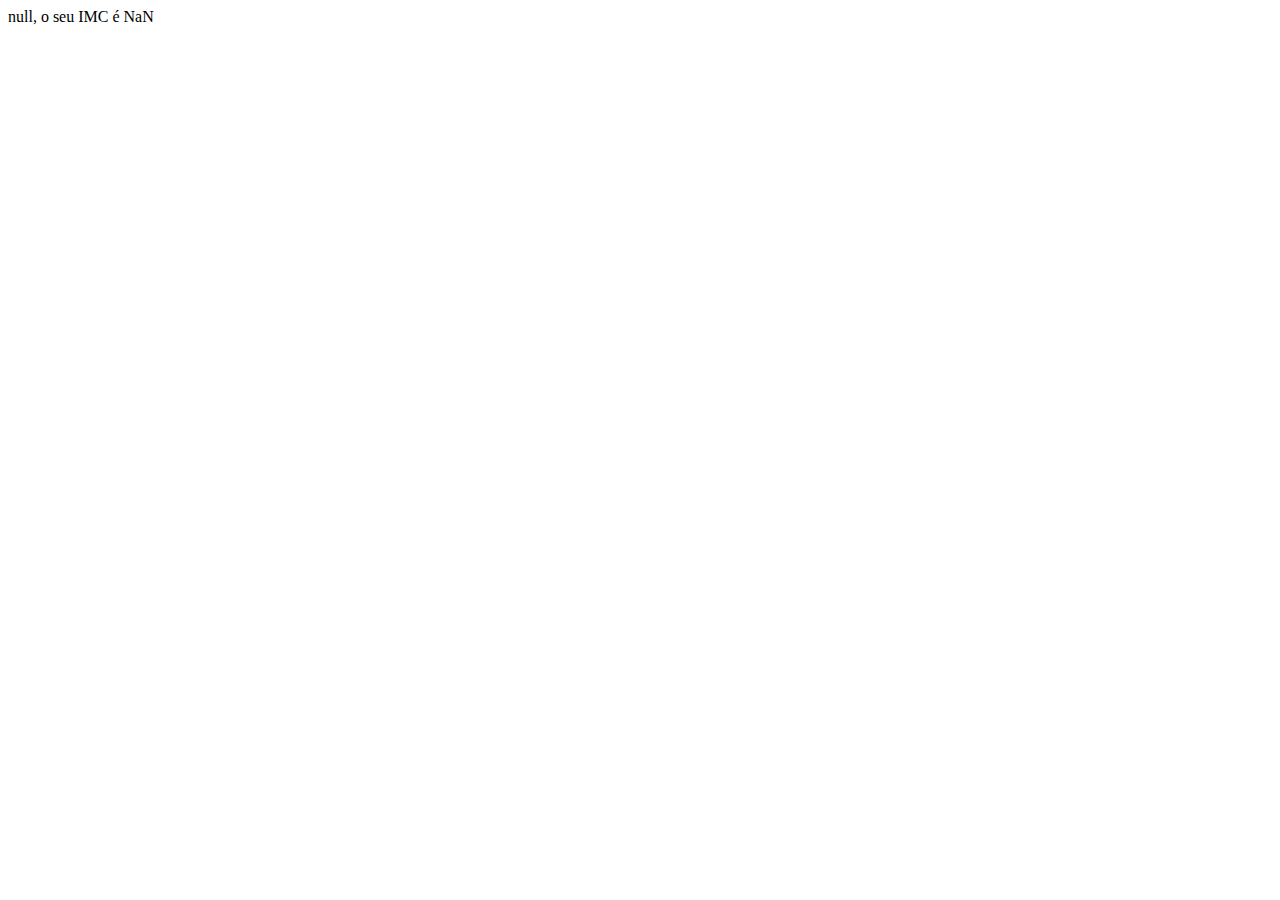
<file: JS/A001/index.html>
<!DOCTYPE html>
<html lang="pt-BR">
<head>
    <meta charset="UTF-8">
    <meta name="viewport" content="width=device-width, initial-scale=1.0">
    <title>Alura</title>
</head>
<body>
    <script>

        function pulaLinha() {

            document.write("<br>")
            document.write("<br>")
        }

        function mostra(nome) {

            document.write(nome);
            pulaLinha();
        }

        function calculaimc(altura, peso) {
            return peso / (altura*altura);
        }

        var nome = prompt("Informe o seu nome.");
        var alturaInfo = prompt(nome + ", informee sua altura.");
        var pesoInfo = prompt(nome + ", informe o seu peso.");

        var imc = calculaimc(alturaInfo, pesoInfo);

        mostra(nome + ", o seu IMC é " + imc);
        
        if (imc < 18.5) {
            mostra("Você está abaixo do recomendado!")
        }

        if (imc > 35) {
            mostra("Você está acima do recomendado!")
        }

        if (imc >= 18.5) {
            if (imc <= 35){
            mostra("Você está na media!")                
            }
        }

    </script>
</body>
</html>
</file>
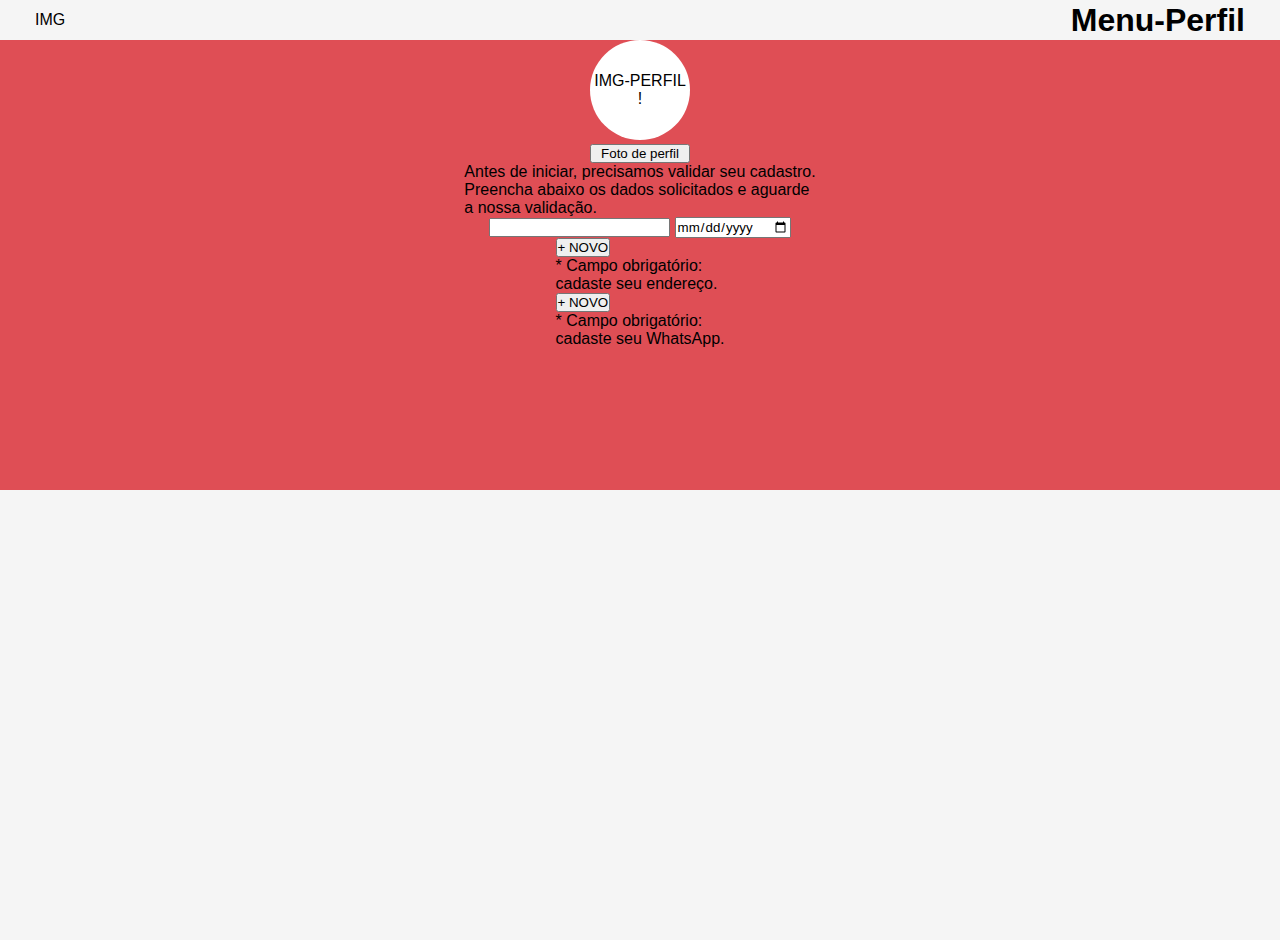
<file: JS/CPF/index.html>
<!DOCTYPE html>
<html lang="pt-BR">
<head>
    <meta charset="UTF-8">
    <meta name="viewport" content="width=device-width, initial-scale=1.0">
    <title>CPF</title>

    <link rel="stylesheet" href="Assets/Style/style.css">

</head>
<body>
    <div id="cont">
        <nav>
            <p id="img-nav">IMG</p>

            <h1 id="h1-nav">Menu-Perfil</h1>
        </nav>
        <div id="cont1">
            <div id="card">
                <div id="img-perfil">
                    <p id="img-p">IMG-PERFIL</p>
                    <p id="img-ft">!</p>
                </div>
                
                <button id="btn-perfil">Foto de perfil</button>

                <p>Antes de iniciar, precisamos validar seu cadastro. <br>
                    Preencha abaixo os dados solicitados e aguarde <br>
                    a nossa validação.
                </p>

                <div>
                    <label for="CPF"></label>
                    <input type="cpf" placeholder="">

                    <label for="Data de Nascimento"></label>
                    <input type="date" placeholder="">
                </div>

                <div>
                    <button>+ NOVO</button>
                    <p>* Campo obrigatório: <br>
                        cadaste seu endereço.
                    </p>

                    <button>+ NOVO</button>
                    <p>* Campo obrigatório: <br>
                        cadaste seu WhatsApp.
                    </p>
                </div>
            </div>
        </div>
        <div id="cont2"></div>
        <div id="cont3"></div>
    </div>
</body>
</html>
</file>
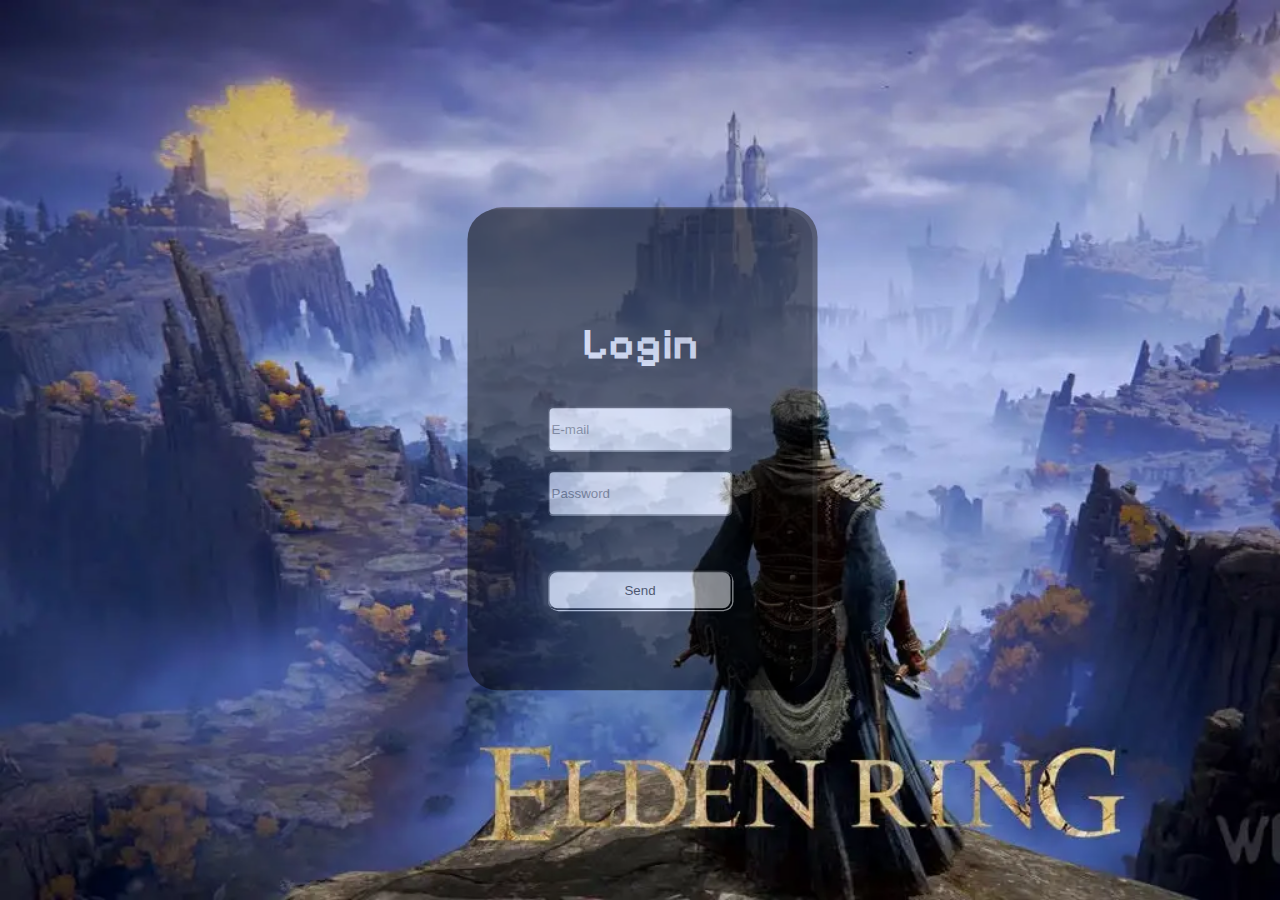
<file: JS/desafio/index.html>
<!DOCTYPE html>
<html lang="pt-BR">
<head>
    <meta charset="UTF-8">
    <meta name="viewport" content="width=device-width, initial-scale=1.0">
    <title>Game Plus</title>
    <link rel="stylesheet" href="CSS/index.css">

    <style>
    @import url('https://fonts.googleapis.com/css2?family=Pixelify+Sans:wght@400;500;600;700&family=Roboto:ital,wght@0,100;0,300;0,400;0,500;0,700;0,900;1,100;1,300;1,400;1,500;1,700;1,900&display=swap');
    </style>

</head>
<body>
    <nav class="login">
            <h1>Login</h1>
                <br><br>
            <input type="email" placeholder="E-mail">
                <br><br>
            <input type="password" placeholder="Password">
                <br><br><br><br>
            <button>Send</button>
    </nav>
</body>
</html>
</file>
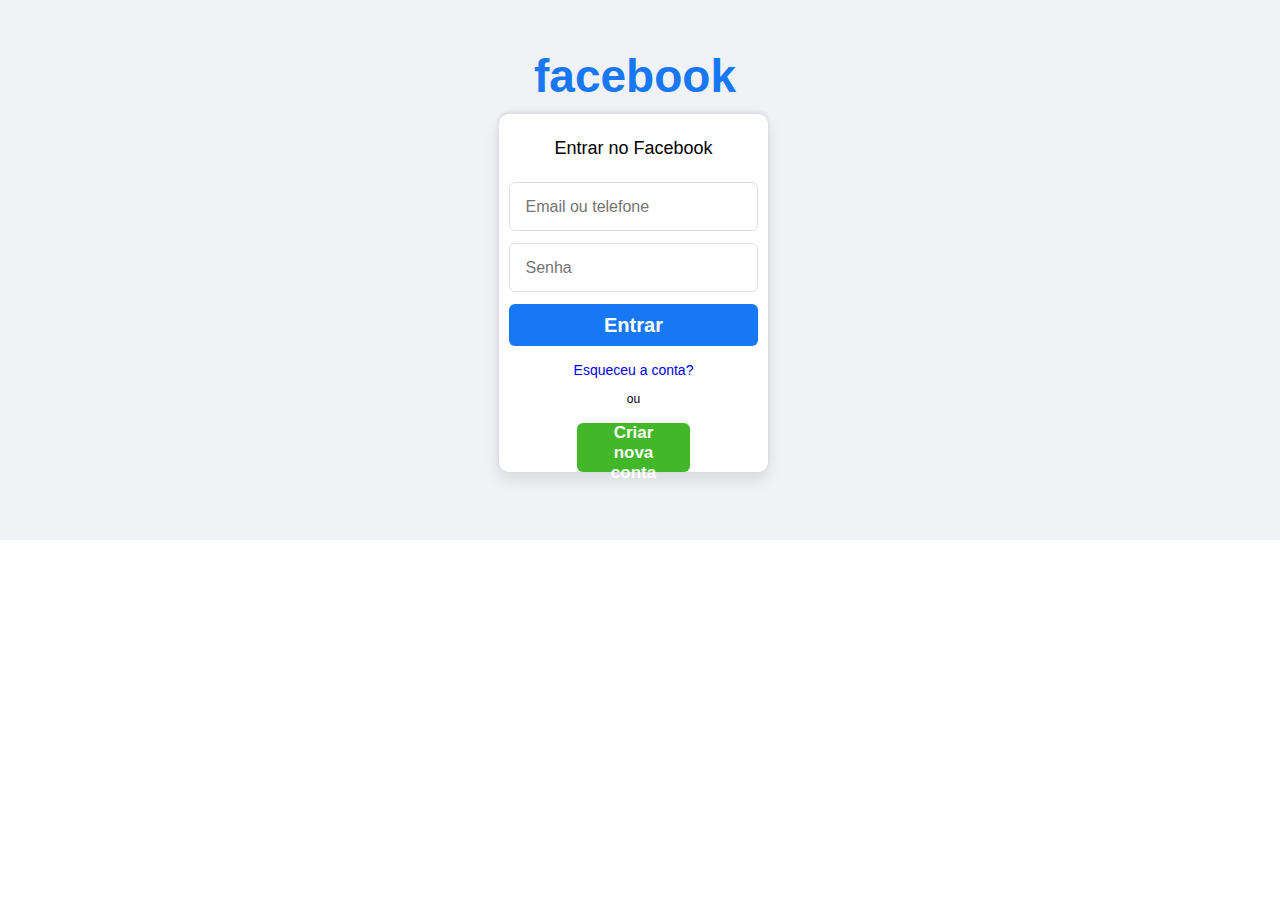
<file: JS/face/index.html>
<!DOCTYPE html>
<html lang="pt-BR">
<head>
    <meta charset="UTF-8">
    <meta name="viewport" content="width=device-width, initial-scale=1.0">
    <title>Entrar no Facebook</title>

    <link rel="stylesheet" href="assets/style.css">

</head>
<body>

    <div class="cont">

        <div class="logo-facebook">
            
            <h1>facebook</h1>

        </div>

        <div class="card-logo">

            <h1 class="card-h1">Entrar no Facebook</h1>

            <input type="email" placeholder="Email ou telefone" class="placeholder">

            <input type="password" placeholder="Senha" class="placeholder">

            <button class="btn-up">Entrar</button>

            <a href="#">Esqueceu a conta?</a>
            
            <h4>ou</h4>

            <button class="btn-down">Criar nova conta</button>

        </div>
    </div>
</body>
</html>
</file>
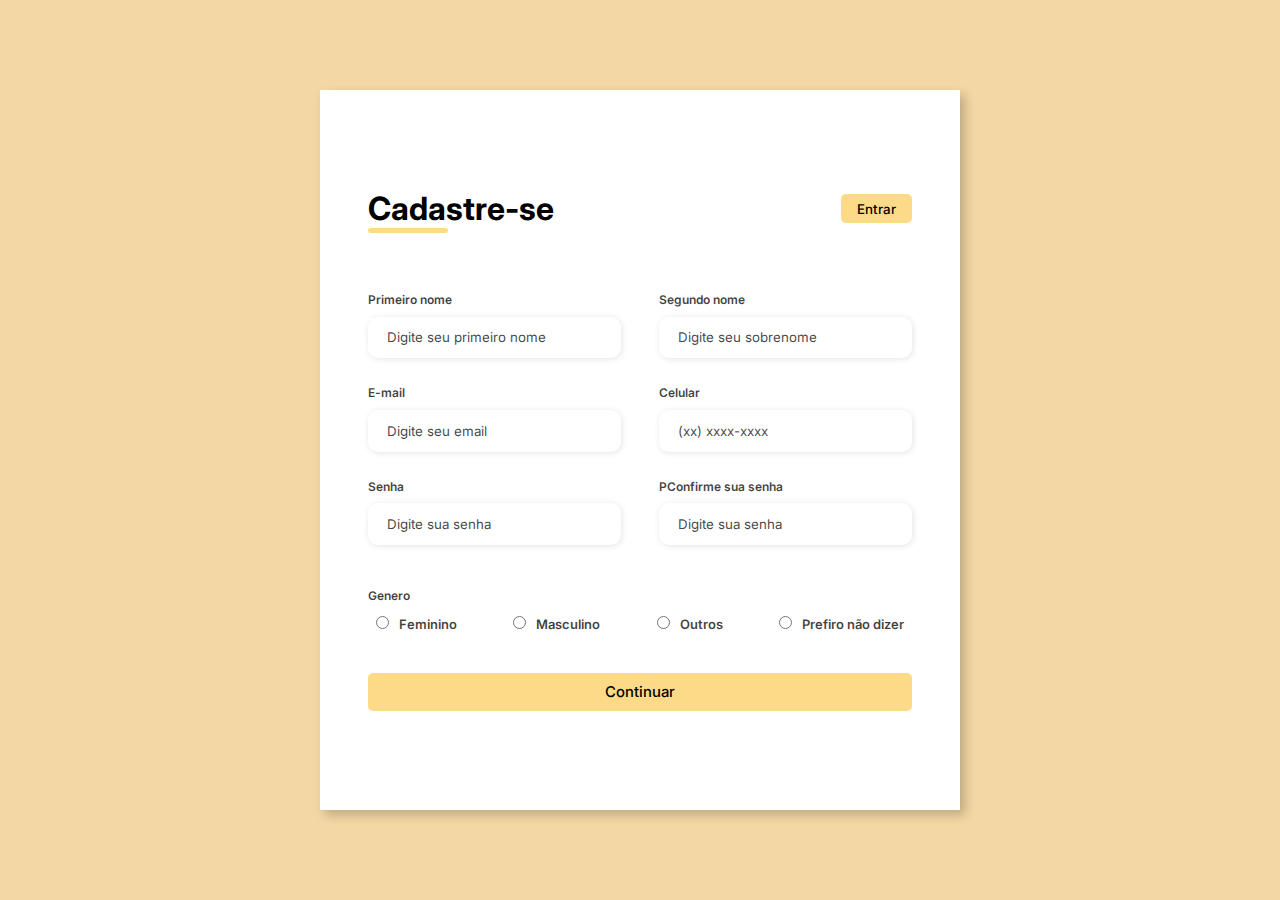
<file: JS/Formulario de cadastro/index.html>
<!DOCTYPE html>
<html lang="pt-BR">
<head>
    <meta charset="UTF-8">
    <meta name="viewport" content="width=device-width, initial-scale=1.0">
    <title>Formulario de cadastro</title>

    <link rel="stylesheet" href="assets/style/style.css">

</head>
<body>
    <div class="cont">
        <div class="form-image">
            <img src="assets/img/undraw_social_media_re_sulg.svg" alt="">
        </div>
        <div class="form">
            <form action="#">
                <div class="form-header">
                    <div class="title">
                        <h1>Cadastre-se</h1>
                    </div>
                    <div class="login-button">
                        <button><a href="#">Entrar</a></button>
                    </div>

                </div>

                <div class="input-group">
                    <div class="input-box">
                        <label for="firstname">Primeiro nome</label>
                        <input itemid="firstname" type="text" name="firstname" placeholder="Digite seu primeiro nome" required>
                    </div>

                    <div class="input-box">
                        <label for="lastname">Segundo nome</label>
                        <input itemid="lastname" type="text" name="lastname" placeholder="Digite seu sobrenome" required>
                    </div>

                    <div class="input-box">
                        <label for="email">E-mail</label>
                        <input itemid="email" type="email" name="email" placeholder="Digite seu email" required>
                    </div>

                    <div class="input-box">
                        <label for="number">Celular</label>
                        <input itemid="number" type="tel" name="number" placeholder="(xx) xxxx-xxxx" required>
                    </div>    

                    <div class="input-box">
                        <label for="password">Senha</label>
                        <input itemid="password" type="password" name="password" placeholder="Digite sua senha" required>
                    </div> 
                       
                    <div class="input-box">
                        <label for="password">PConfirme sua senha</label>
                        <input itemid="password" type="password" name="password" placeholder="Digite sua senha" required>
                    </div>
                </div>

                <div class="gender-input">
                    <div class="gender-title">
                        <h6>Genero</h6>
                    </div>

                    <div class="gender-group">
                        <div class="gender-input">
                            <input type="radio" name="gender" id="female">
                            <label for="female">Feminino</label>
                        </div>

                        <div class="gender-input">
                            <input type="radio" name="gender" id="male">
                            <label for="male">Masculino</label>
                        </div>

                        <div class="gender-input">
                            <input type="radio" name="gender" id="others">
                            <label for="others">Outros</label>
                        </div>

                        <div class="gender-input">
                            <input type="radio" name="gender" id="none">
                            <label for="none">Prefiro não dizer</label>
                        </div>
                    </div>
                </div>

                <div class="continue-button">
                    <button><a href="#">Continuar</a></button>
                </div>

            </form>
        </div>
    </div>
</body>
</html>
</file>
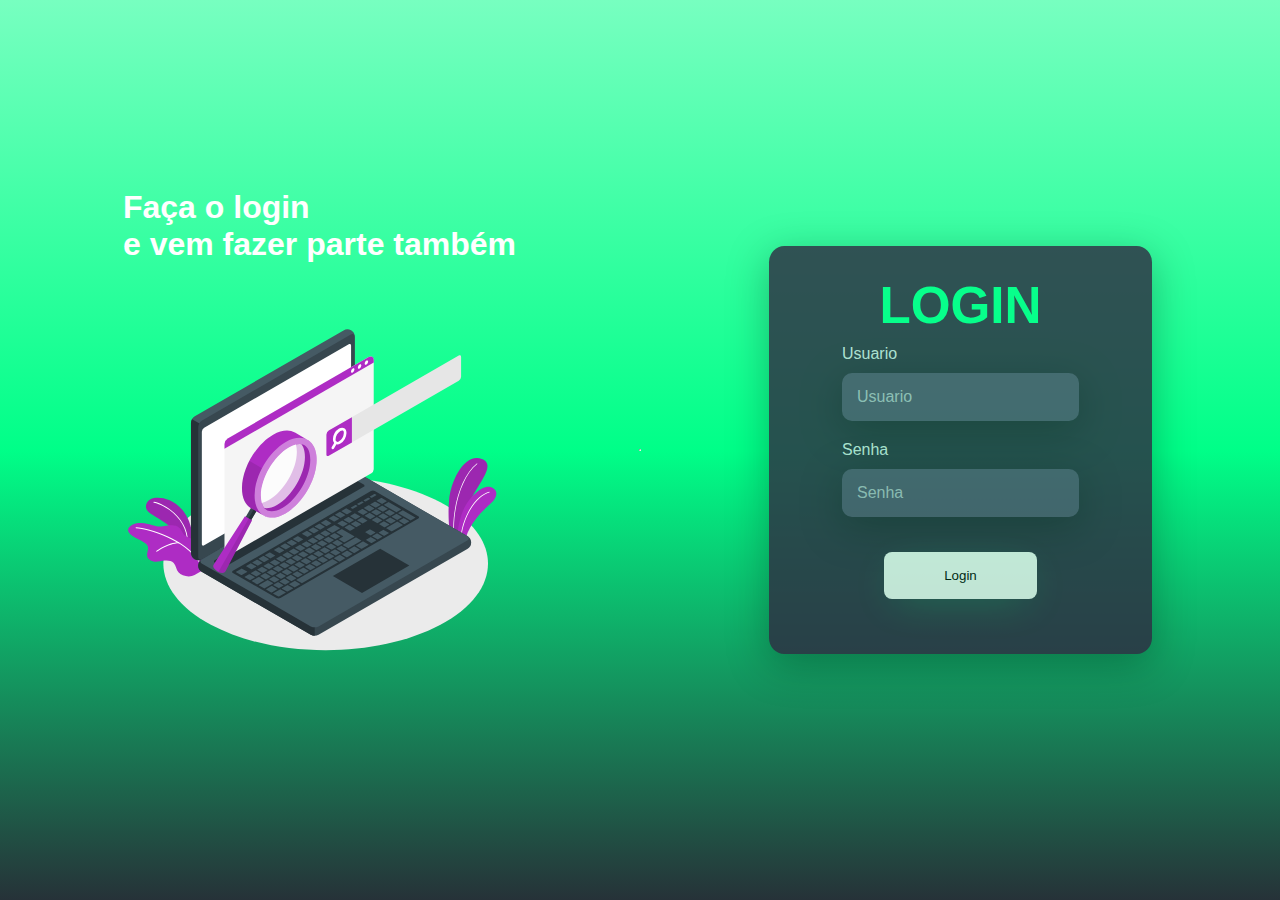
<file: JS/index/index.html>
<!DOCTYPE html>
<html lang="pt-BR">
<head>
    <meta charset="UTF-8">
    <meta name="viewport" content="width=device-width, initial-scale=1.0">
    <link rel="stylesheet" href="CSS/index.css">
    <title>Login</title>
</head>
<body>

    <div class="cont">
        <div class="img"></div>

        <div class="left-label">
            <h1>Faça o login <br> e vem fazer parte também</h1>
            <img src="assets/img/Notebook.svg" class="left-img" alt="">
        </div>

        <hr>

        <div class="right-label">

            <div class="card">

                <h1>LOGIN</h1>

                <div class="textfield">
                    <label for="usuario">Usuario</label>
                    <input type="text" placeholder="Usuario">
                </div>

                <div class="textfield">
                    <label for="senha">Senha</label>
                    <input type="password" placeholder="Senha">
                </div>

                <button class="btn-login">Login</button>

            </div>
            
        </div>

    </div>
    
</body>
</html>
</file>
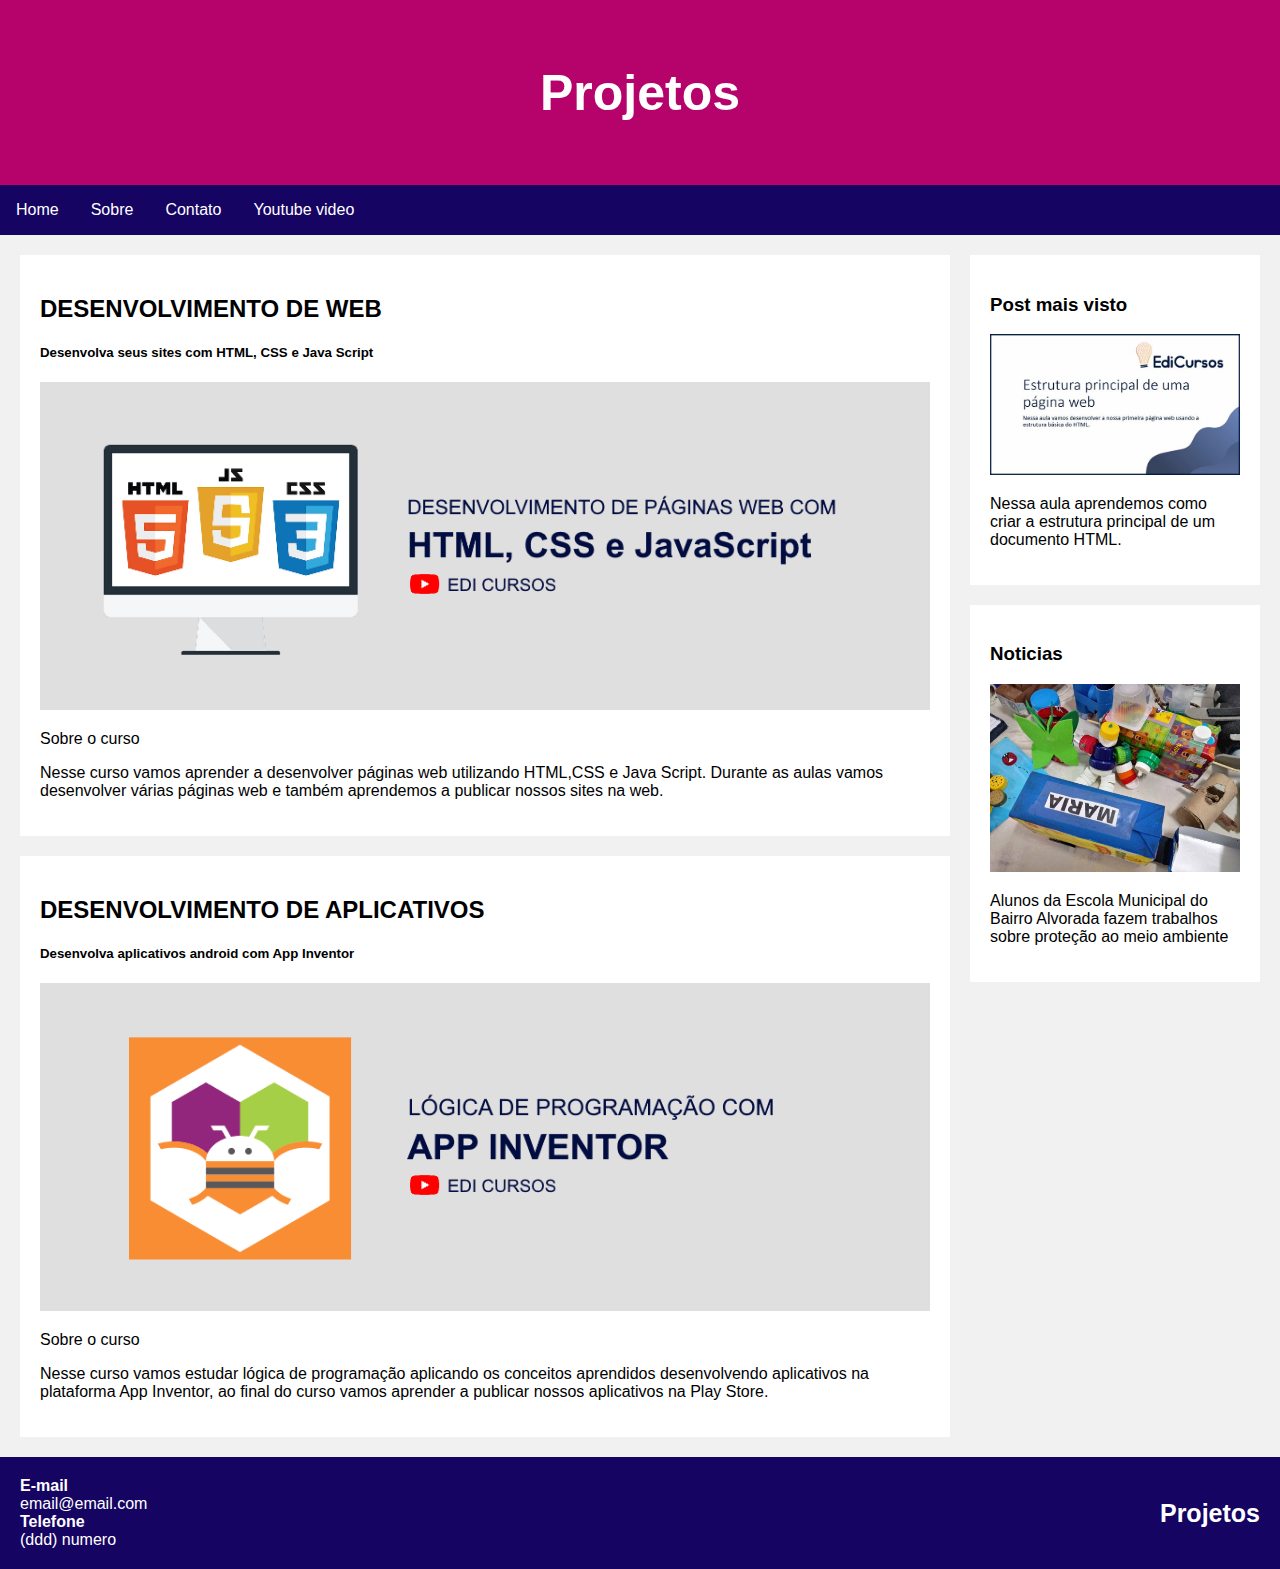
<file: JS/Projeto/Pojetos/index.html>
<!DOCTYPE html>
<html lang="pt-BR">
<head>
    <meta charset="UTF-8">
    <meta name="viewport" content="width=device-width, initial-scale=1.0">
    <title>Projeto</title>
    <link rel="stylesheet" href="CSS/style.css" type="text/CSS">
    <link href="assents/img/star.jpg" rel="icon" type="image/png">

</head>
<body>
    <header>
        <h1>Projetos</h1>
    </header><!--cabeçalho -->
    <nav>
        <ul>
            <li><a href="#">Home</a></li>
            <li><a href="sobre.html">Sobre</a></li>
            <li><a href="contato.html">Contato</a></li>
            <li><a href="https://www.youtube.com/watch?v=w_eJ5znuO2M" target=`_blank`>Youtube video</video></a></li>
        </ul>
    </nav><!-- navegação -->
    <div class="row">
        <section>
            <article class="card">
                <h2>DESENVOLVIMENTO DE WEB</h2>
                <h5>Desenvolva seus sites com HTML, CSS e Java Script</h5>
                <img src="assents/img/html-css-javascript.png"
                    alt="LOGO">
                    <p>Sobre o curso</p>
                    <p>Nesse curso vamos aprender a desenvolver páginas web utilizando 
                    HTML,CSS e Java Script. Durante as aulas vamos desenvolver várias 
                    páginas web e também aprendemos a publicar nossos sites na web.
                    </p>
            </article><!-- artigo -->
            <article class="card">
                <h2>DESENVOLVIMENTO DE APLICATIVOS</h2>
                <h5>Desenvolva aplicativos android com App Inventor</h5>
                <img src="assents/img/app-inventor.png"
                    alt="LOGO2">
                <p>Sobre o curso</p>
                <p>Nesse curso vamos estudar lógica de programação aplicando os
                conceitos aprendidos desenvolvendo aplicativos na plataforma 
                App Inventor, ao final do curso vamos aprender a publicar 
                nossos aplicativos na Play Store.
                </p>
            </article>
        </section><!--seção de informação do site-->
        <aside>
            <article class="card">
                <h3>Post mais visto</h3>
                <img src="assents/img/aula.jpg" 
                alt="Post mais visto">
                <p>Nessa aula aprendemos como criar a estrutura principal
                    de um documento HTML.
                </p>
            </article>
            <article class="card">
                <h3>Noticias</h3>
                <img src="assents/img/noticia.jpg" 
                alt="LOGO NOTICIAS">
                <p>Alunos da Escola Municipal do Bairro Alvorada fazem trabalhos
                   sobre proteção ao meio ambiente
                </p>
            </article>
        </aside><!-- barra lateral -->
    </div>
    <footer>
        <dl>
            <dt>E-mail</dt>
            <dd>email@email.com</dd>
            <dt>Telefone</dt>
            <dd>(ddd) numero</dd>
        </dl>

        <p>Projetos</p>

    </footer><!-- rodapé -->
</body>
</html>
</file>
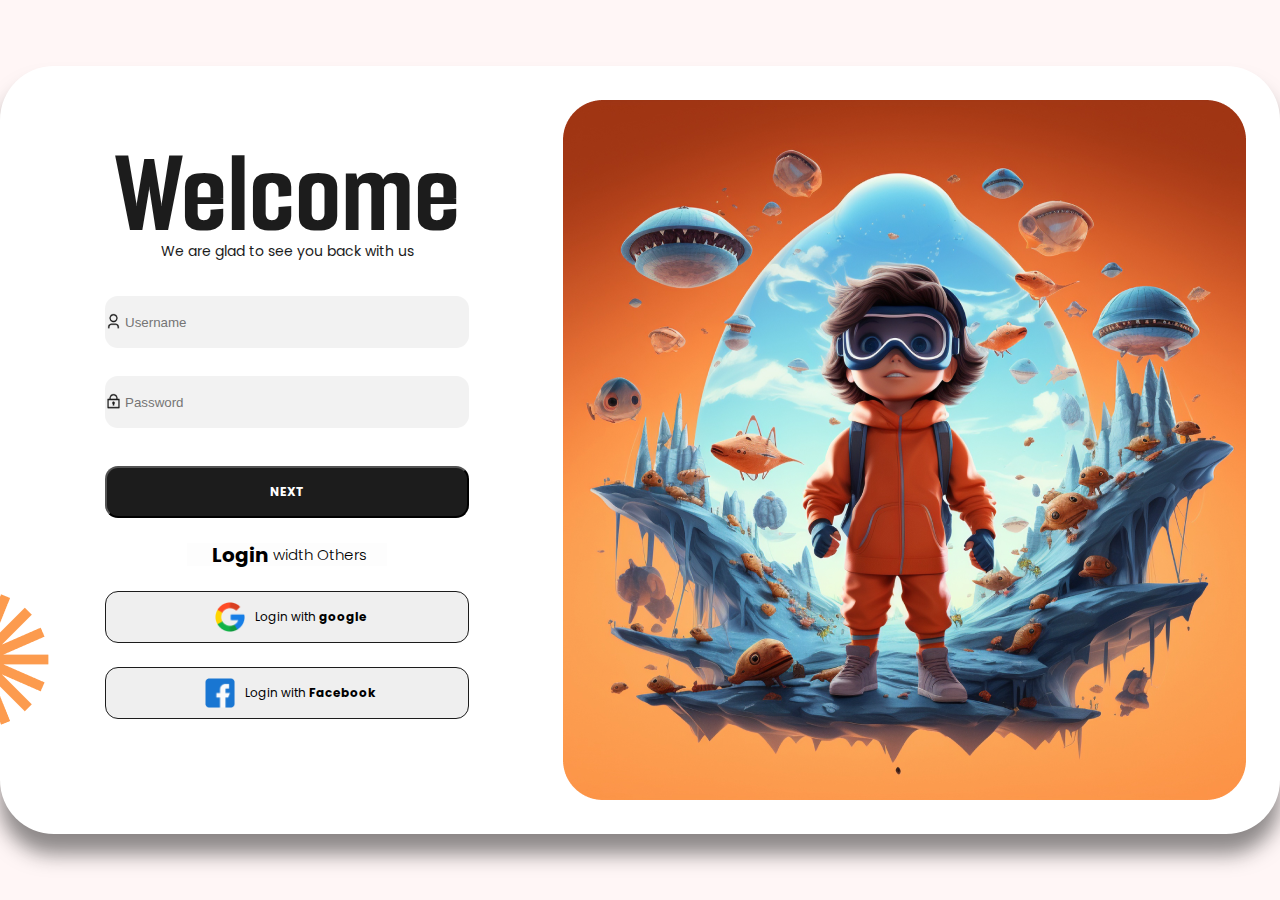
<file: JS/Login/undex.html>
<!DOCTYPE html>
<html lang="pt-BR">
<head>
    <meta charset="UTF-8">
    <meta name="viewport" content="width=device-width, initial-scale=1.0">
    <title>LOGIN</title>

    <link rel="stylesheet" href="Assets/Style/style.css">

</head>
<body>
    <div id="cont">
        <div id="card">
            <div id="left">
                
                <div class="login">
                    <h1>Welcome</h1>
                    <h4>We are glad to see you back with us</h4>
                </div>
                <div class="input-card">
                    <input type="text" id="usr" placeholder="Username">
                </div>

                <div class="input-card">
                    <input type="password" id="pwd" placeholder="Password">
                </div>

                <button class="btn-next">NEXT</button>
                
                <div class="h2-h3">
                    <h2>Login</h2> <h3>width Others</h3>
                </div>
                <div class="login-others">
                    <button class="btn-login"><img class="img-login" src="Assets/img/google.png" alt="">Login with <p>google</p></button>
                    <button class="btn-login"><img class="img-login" src="Assets/img/facebook.png" alt="">Login with <p>Facebook</p></button>

                    <img class="vector" src="Assets/img/Vector.png" alt="">
                    
                </div>
            </div>

            <div id="rigth">
                <div class="logo-card">
                    <img class="logo" src="Assets/img/img.png" alt="">
                </div> 
            </div>
        </div>
    </div>
</body>
</html>
</file>
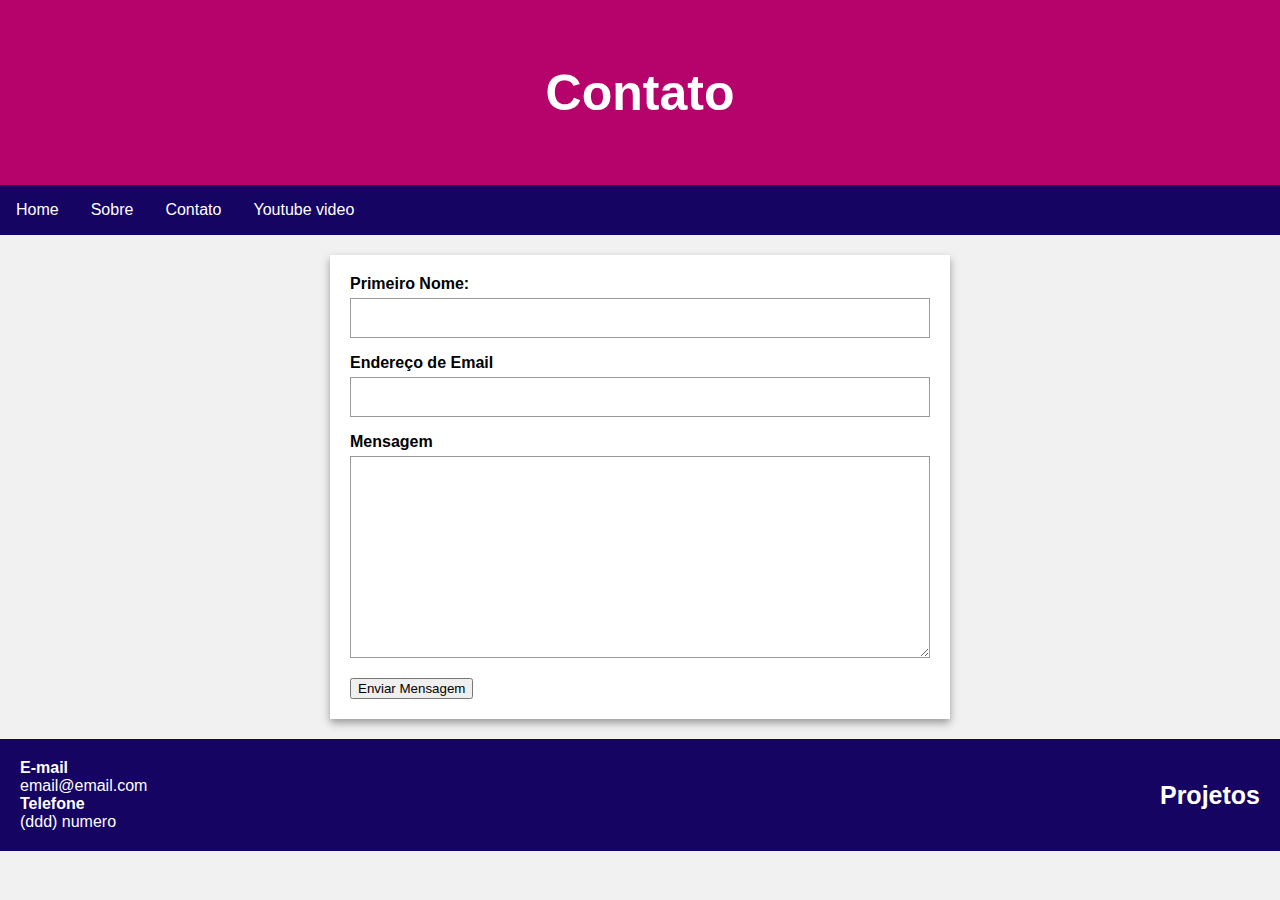
<file: JS/Projeto/Pojetos/contato.html>
<!DOCTYPE html>
<html lang="pt-BR">
<head>
    <meta charset="UTF-8">
    <meta name="viewport" content="width=device-width, initial-scale=1.0">
    <title>Projeto</title>
    <link rel="stylesheet" href="CSS/style.css" type="text/CSS">
    <link href="assents/img/star.jpg" rel="icon" type="image/png">
    <link rel="stylesheet" href="CSS/contato.css" type="text/css">

</head>
<body>
    <header>
        <h1>Contato</h1>
    </header><!--cabeçalho -->
    <nav>
        <ul>
            <li><a href="index.html">Home</a></li>
            <li><a href="sobre.html">Sobre</a></li>
            <li><a href="#">Contato</a></li>
            <li><a href="https://www.youtube.com/watch?v=w_eJ5znuO2M" type= _blank>Youtube video</video></a></li>
        </ul>
    </nav><!-- navegação -->
    <div class="row">
        <form class="card">
            <label for="inputNome">Primeiro Nome:</label>
            <input type="text" id="inputNome">

            <label for="inputEmail">Endereço de Email</label>
            <input type="email" id="inputEmail">

            <label for="textAreaMensagem">Mensagem</label>
            <textarea name="textAreaMensagem" id="textAreaMensagem" cols="30" rows="10"></textarea>

            <button type="button">Enviar Mensagem</button>
        </form>
    </div>
    <footer>
        
        <dl>
            <dt>E-mail</dt>
            <dd>email@email.com</dd>
            <dt>Telefone</dt>
            <dd>(ddd) numero</dd>
        </dl>

        <p>Projetos</p>

    </footer><!-- rodapé -->
</body>
</html>
</file>
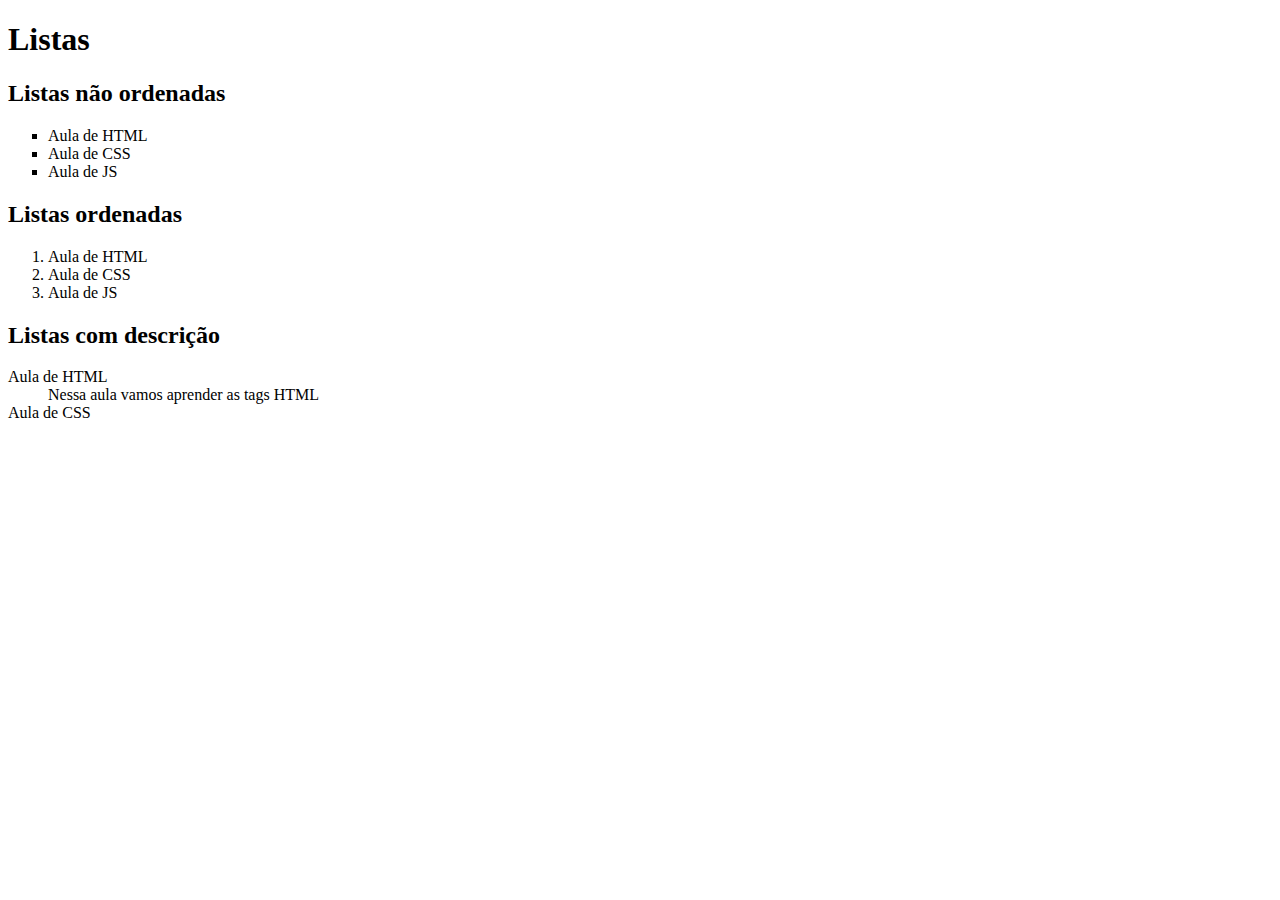
<file: JS/Projeto/Pojetos/assents/listas.html>
<!DOCTYPE html>
<html lang="en">
<head>
    <meta charset="UTF-8">
    <meta name="viewport" content="width=device-width, initial-scale=1.0">
    <title>Projeto</title>
</head>
<body>
    <h1>Listas</h1>
    <h2>Listas não ordenadas</h2>
    <ul style="list-style-type: square;">
        <li>Aula de HTML</li>
        <li>Aula de CSS</li>
        <li>Aula de JS</li>
    </ul>

    <h2>Listas ordenadas</h2>
    <ol type="1" start="1">
        <li>Aula de HTML</li>
        <li>Aula de CSS</li>
        <li>Aula de JS</li>
    </ol>

    <h2>Listas com descrição</h2>
    <dl>
        <dt>Aula de HTML</dt>
        <dd>Nessa aula vamos aprender as tags HTML</dt>
        <dt>Aula de CSS</dt>
    </dl>
</body>
</html>
</file>
<file: JS/CPF/Assets/Style/style.css>
* {
    margin: 0;
    padding: 0;
    box-sizing: border-box;
    font-family: sans-serif;
}

nav {
    display: flex;
    justify-content: space-between;
    background: whitesmoke;
    height: 40px;
    align-items: center;
}

#img-nav {
    margin-left: 35px;
    cursor: context-menu;
}

#h1-nav {
    margin-right: 35px;
    cursor: context-menu;
}

#cont1 {
    width: 100vw;
    position: absolute;
    display: flex;
    justify-content: center;
    align-items: center;
    flex-direction: column;
}

#card {
    display: flex;
    flex-direction: column;
    align-items: center;
}

#img-perfil {
    display: flex;
    flex-direction: column;
    justify-content: center;
    align-items: center;
    width: 100px;
    height: 100px;
    background: white;
    border-radius: 100%;

}

#btn-perfil {
    width: 100px;
    display: flex;
    justify-content: center;
    margin-top: 4px;
}

#cont2 {
    background: rgb(223, 078, 085);
    width: 100vw;
    height: 50vh;
}

#cont3 {
    width: 100vw;
    height: 50vh;
    background: whitesmoke;
}
</file>
<file: JS/desafio/CSS/index.css>
body {
    background-image: url(../assent/img/321684984687.webp);
    background-repeat: no-repeat;
    background-size: cover;
    background-attachment: fixed;
}

nav {
    background-color: black;
    position: absolute;
}

h1 {
    font-family: 'Pixelify Sans', sans-serif;
    color: white;
    font-size: 44px;
    display: flex;
    justify-content: center;
    margin-bottom: 0px;
}

.login {
    top: 50%;
    left: 50%;
    transform: translate(-50%, -50%);
    padding: 80px;
    opacity: 50%;
    border-radius: 30px;
    box-shadow: #1f1f1f 5px -2px;
}

button {
    width: 100%;
    height: 40px;
    border-radius: 10px;
    background-color: white;
    box-shadow: white 1px 1px;
}


button:hover {
    background: linear-gradient(45deg, black, white);
    color: white;
}

input {
    height: 40px;
    border-radius: 6px;
}
</file>
<file: JS/face/assets/style.css>
:root {
    --color-light-10:#1877F2;
    --color-light-20:#42B72A;
    --color-light-30:#1C1E21;
    --color-light-40:#8A8D91;
    --color-light-50:#737373;
    --color-light-60:#90949C;
    --color-light-70:#626A79;
    --color-light-80:#f0f2f5;
    --color-light-90:#ffffff;

}

@import url('https://fonts.googleapis.com/css2?family=Pixelify+Sans:wght@400;500;600;700&family=Poppins:ital,wght@0,100;0,200;0,300;0,400;0,500;1,100;1,200;1,300;1,400&family=Roboto:ital,wght@0,100;0,300;0,400;0,500;0,700;0,900;1,100;1,300;1,400;1,500;1,700;1,900&display=swap');

* {
    margin: 0;
    padding: 0;
    box-sizing: border-box;
    font-family: 'Poppins', sans-serif;
}

body{
    margin: 0;
    padding: 0;
    box-sizing: border-box;
}

.cont {
    width: 100vw;
    height: 60vh;
    display: flex;
    align-items: center;
    flex-direction: column;
    padding: 49px 0px;
    background: var(--color-light-80);
}

.logo-facebook > h1{
    font-family: 'Poppins', sans-serif;
    color: var(--color-light-10);
    font-size: 46px;
    font-weight: 700;
    margin-bottom: 8px;
    margin-right: 10px;
}
.card-logo {
    display: flex;
    flex-direction: column;
    align-items: center;
    background-color: var(--color-light-90);
    width: 21%;
    height: 81%;
    gap: 12px;
    border-radius: 10px;
    box-shadow:0 -2px 4px rgba(0, 0, 0, .1),
     0 8px 16px rgba(0, 0, 0, .1);
     margin-top: 3px;
     margin-right: 13px;
}

.card-h1 {
    font-family: Arial, Helvetica, sans-serif;
    display: flex;
    align-items: center;
    font-size: 18px;
    font-weight: 100;
    padding: 24px 0px 16px;
    margin-bottom: -5px;
}

input{
    all: unset;
    width: 93%;
    padding: 14px 16px;
    border-radius: 6px;
    border: solid #dddfe2 1px;
    color: #1d2129;
    height: 52px;
    line-height: 16px;
    font-size: 16px;
    box-sizing: border-box;
}

.placeholder:focus-visible{
    border: solid #00000056 1px;
    opacity:40%;
}

label {
    all: unset;
    padding: 6px 0px;
    margin: 0px 16px;
    color: var(--color-light-30);
    font-size: 60px;
}

.btn-up {
    width: 93%;
    height: 48px;
    padding: 0px 16px;
    cursor: pointer;
    text-decoration: none;
    background: var(--color-light-10);
    border: none;
    border-radius: 6px;
    display: inline-block;
    color: var(--color-light-90);
    font-size: 20px;
    font-weight: 700;
}

.btn-up:hover {
    background: #166FE5;
}

a {
    text-decoration: none;
    margin-top: 4px;
    font-size: 14px;
}

a:hover {
    text-decoration: underline;
}

h4 {
    font-size: 12px;
    font-weight: 2;
    margin-top: 2px;
}

.btn-down {
    width: 42%;
    height: 49px;
    padding: 0px 16px;
    cursor: pointer;
    text-decoration: none;
    background: #42B72A;
    border: none;
    border-radius: 6px;
    display: inline-block;
    color: var(--color-light-90);
    font-size: 17px;
    font-weight: 700;
    margin-top: 5px;
}

.btn-down:hover {
    background: #2B9217;
}

@media screen and (max-wight:600px) {
    .card-logo {
        width: 100vw;
        height: 100vh;
    }
}
</file>
<file: JS/Formulario de cadastro/assets/style/style.css>
@import url('https://fonts.googleapis.com/css2?family=Inter:wght@100;200;300;400;500;600;700;800;900&family=Poppins:ital,wght@0,100;0,200;0,300;0,400;0,500;0,600;1,100;1,200;1,300;1,400;1,500;1,600&family=Smooch+Sans:wght@100;200;300;400;500;600;700&display=swap');

* {
    margin: 0;
    padding: 0;
    box-sizing: 0;
    font-family: 'Inter', sans-serif;
}

body {
    width: 100%;
    height: 100vh;
    display: flex;
    justify-content: center;
    align-items: center;
    background: rgb(243, 215, 164);
}

.cont {
    width: 80%;
    height: 80vh;
    display: flex;
    box-shadow: 5px 5px 10px rgba(0, 0, 0, .212);
}

.form-image {
    width: 50%;
    display: flex;
    justify-content: center;
    align-items: center;
    background-color: #fde3a7d7;
    padding: 1rem;
}

.form-image img {
    width: 31rem;
}

.form {
    width: 50%;
    display: flex;
    justify-content: center;
    align-items: center;
    flex-direction: column;
    background-color: #fff;
    padding: 3rem;
}

.form-header {
    margin-bottom: 3rem;
    display: flex;
    justify-content: space-between;
}

.login-button {
    display: flex;
    align-items: center;
}

.login-button button {
    border: none;
    background-color: #fdd371d7;
    padding: 0.4rem 1rem;
    border-radius: 5px;
    cursor: pointer;
}

.login-button button:hover {
    background-color: #f5cb69d7;
}

.login-button button a {
    text-decoration: none;
    font-weight: 500;
    color: #000;
}

.form-header h1::after {
    content: '';
    display: block;
    width: 5rem;
    height: 0.3rem;
    background-color: #fdd371d7;
    margin: 0 auto;
    position: absolute;
    border-radius: 10px;
}

.input-group {
    display: flex;
    flex-wrap: wrap;
    justify-content: space-between;
    padding: 1rem 0;
}

.input-box {
    display: flex;
    flex-direction: column;
    margin-bottom: 1.1rem;
}

.input-box input {
    margin: 0.6rem 0;
    padding: 0.8rem 1.2rem;
    border: none;
    border-radius: 10px;
    box-shadow: 1px 1px 6px #0000001c;
}

.input-box input:hover {
    background-color: #eeeeee75;
}

.input-box input:focus-visible {
    outline: 1px solid #fdd371d7;
}

.input-box label,
.gender-title h6 {
    font-size: 0.75rem;
    font-weight: 600;
    color: #000000c0;
}

.input-box input::placeholder {
    color: #000000be;
}

.gender-group {
    display: flex;
    justify-content: space-between;
    margin-top: 0.62rem;
    padding: 0 0.5rem;
}

.gende-input {
    display: flex;
    align-items: center;
}

.gender-input input {
    margin-right: 0.35rem;
}

.gender-input label {
    font-size: 0.81rem;
    font-weight: 600;
    color: #000000c0;
}

.continue-button button {
    width: 100%;
    margin-top: 2.5rem;
    border: none;
    background-color: #fdd371d7;
    padding: 0.62rem;
    border-radius: 5px;
    cursor: pointer;
}

.continue-button button:hover {
    background-color: #f5cb69d7;

}

.continue-button button a {
    text-decoration: none;
    font-size: 0.93rem;
    font-weight: 500;
    color: #000;
}

@media screen and (max-width: 1330px){
    .form-image {
        display: none;
    }

    .cont {
        width: 50%;
    }

    .form {
        width: 100%;
    }
}

@media screen and (max-width: 1064px){
    .cont {
        width: 90%;
        height: auto;
    }

    .input-group {
        flex-direction: column;
        overflow-y: scroll;
        flex-wrap: nowrap;
        max-height: 10rem;
        padding-right: 5rem;
    }

    .gende-input {
        margin-top: 2rem;
    }

    .gender-group {
        flex-direction: column;
    }

    .gende-input {
        margin-top: 0.5rem;
    }
}
</file>
<file: JS/index/CSS/index.css>
* {
    margin: 0;
    padding: 0;
}

@import url('https://fonts.googleapis.com/css2?family=Pixelify+Sans:wght@400;500;600;700&family=Roboto:ital,wght@0,100;0,300;0,400;0,500;0,700;0,900;1,100;1,300;1,400;1,500;1,700;1,900&display=swap');

body {
    background: linear-gradient(360deg, #263238, #00ff88, #77ffc0 );
    font-family: 'Roboto', sans-serif;
}

body * {
    box-sizing: border-box;
}

.cont {
    width: 100vw;
    height: 100vh;
    display: flex;
    justify-content: center;
    align-items: center;
}

.left-label {
    width: 50vw;
    height: 100vh;
    display: flex;
    justify-content: center;
    align-items: center;
    flex-direction: column;
}

.left-label > h1{
    color: #fff;
}

.right-label {
    width: 50vw;
    height: 100vh;
    display: flex;
    justify-content: center;
    align-items: center;
}

.card {
    width: 60%;
    display: flex;
    justify-content: center;
    align-items: center;
    flex-direction: column;
    padding: 30px 0px;
    background: #2f2841;
    border-radius: 4%;
    box-shadow: 0px 10px 40px #00000056;
    opacity: 80%;
}

.card > h1 {
    color: #00ff88;
    font-weight: 800;
    margin:  0;
    font-size: 4vw;
}

.textfield {
    display: flex;
    flex-direction: column;
    align-items: flex-start;
    justify-content: center;
    margin: 10px 0px;
}

.textfield > input {
    width: 100%;
    border: none;
    border-radius: 10px;
    padding: 15px;
    background: #514869;
    outline: none;
    color: #f0ffffde;
    font-size: 12pt;
    box-shadow: 0px 10px 40px #00000056;
    box-sizing: border-box;
}

.textfield >label {
    color: #f0ffffde;
    margin-bottom: 10px;
}

.textfield > input::placeholder {
    color: #f0ffff94;
}

.btn-login {
    width: 40%;
    padding: 16px 0px;
    margin: 25px;
    border: none;
    border-radius: 8px;
    outline: none;
    cursor: pointer;
    transition: all .1s ease-in-out;
    box-shadow: 0px 10px 40px -12px #00ff8052;
}

.btn-login:hover {
    background: #60557e;
    color: #b3f8f894;
    width: 50%;
    height: 50px;
}

.left-img {
    width: 35vw;
}

@media only screen and (max-width: 950px){
    .card {
        width: 85%;
    }
    .left-label >h1 {
        margin-left: 40px;
    }
}

@media only screen and (max-width: 600px) {
    .cont {
        flex-direction: column;
    }
    .left-label > h1 {
        display: none;
    }
    .left-label {
        width: 100%;
        height: auto;
    }
    .right-label {
        width: 100%;
        height: auto;
    }
    .left-label > img {
        width: 50vw;
    }
    .card > h1 {
        font-size: 8vw;
    }
}
</file>
<file: JS/Projeto/Pojetos/CSS/style.css>
*{
    box-sizing: border-box;
}

body{
    font-family: Arial, Helvetica, sans-serif;
    margin: 0;
    background-color: #f1f1f1;
}

header{
    text-align: center;
    background: rgb(182, 3, 107);
    padding: 30px;

}

header h1{
    font-size: 50px;
    color: #fff;
}

nav ul{
    list-style-type: none;
    background-color: rgb(21, 4, 98);
    overflow: hidden;
    margin: 0;
    padding: 0px;
}

nav a{
    color: #fff;
    text-decoration: none;
    padding: 16px;
    display: block;
}

nav li{
    float: left;
}

nav a:hover{
    background-color: #fff;
    color: rgb(21, 4, 98);
}

img{
    width: 100%;
}

.row {
    padding: 0px 20px;
    display: table;
    width: 100%;
}

section{
    float: left;
    width: 75%;
}

aside{
    float: left;
    width: 25%;
    padding-left: 20px;
}

.card{
    background-color: #fff;
    padding: 20px;
    margin-top: 20px;
}

footer{
    padding: 20px;
    background-color: rgb(21, 4, 98);
    color: #fff;
    margin-top: 20px;
    display: table;
    width: 100%;
}

footer dl, footer p{
    display: table-cell;
    vertical-align: middle;
}

footer dt{
    font-weight: bold;
}

footer dd{
    margin-left: 0;
}

footer p{
    text-align: right;
    font-weight: bold;
    font-size: 25px;

}

#sobre h2{
    font-family: Arial, Helvetica, sans-serif;
    text-align: left;
    font-size: 30px;
    color: rgb(34, 34, 34)
}

#sobre p{
    font-family: 'Comic Sans', cursive;
    text-align: justify;
    /* font-size: ; */
}

mark{
    background-color: rgb(193, 186, 255);
    color: white;
}

/* Tablets/notebook */
@media screen and (max-width:768px) {
    section, aside{
        width: 100%;
        padding: 0px;
    }
}

/* Celulares */
@media screen and (max-width:600px) { 
    nav li {
        float:  none;
        text-align: center;
        width: 100%;
    }

    footer p {
        display: none;
    }
}
</file>
<file: JS/Login/Assets/Style/style.css>
@import url('https://fonts.googleapis.com/css2?family=Smooch+Sans:wght@100;200;300;400;500;600;700&display=swap');
@import url('https://fonts.googleapis.com/css2?family=Poppins:ital,wght@0,100;0,200;0,300;0,400;0,500;0,600;1,100;1,200;1,300;1,400;1,500;1,600&family=Smooch+Sans:wght@100;200;300;400;500;600;700&display=swap');

*{
    margin: 0;
    padding: 0;
    box-sizing: border-box;
}

#cont {
    width: 100vw;
    height: 100vh;
    display: flex;
    justify-content: center;
    align-items: center;
    background: #fff6f6;
}

#card {
    width: 1300px;
    height: 768px;
    border-radius: 54px;
    background: #fff;
    display: flex;
    justify-content: end;
    align-items: center;
    padding: 0px 34px;
    box-sizing: border-box;
    box-shadow: #1c1c1c80  0px 20px 20px 0px;
}

#left {
    display: flex;
    flex-direction: column;
    align-items: center;
    justify-content: center;
    margin-right: 80px;
}

.login {
    display: flex;
    flex-direction: column;
    margin-bottom: 20px;
}

h1 {
    width: 347px;
    height: 74px;
    color: #1c1c1c;
    font-family: 'Smooch Sans', sans-serif;
    font-size: 120px;
    font-style: normal;
    font-weight: 700;
    line-height: normal;
    display: flex;
    justify-content: center;
    align-items: center;
    margin-bottom: 10px;
}

h4 {
    color: #1c1c1c;
    font-family: 'Poppins', sans-serif;
    font-size: 14px;
    font-style: normal;
    font-weight: 400;
    line-height: normal;
    display: flex;
    justify-content: center;
    align-items: end;
}

.input-card {
    display: flex;
    align-items: center;
    justify-content: center;
}
input {
    width: 364px;
    height: 52px;
    border-radius: 13px;
    background: #f2f2f2;
    border: none;
    margin-top: 24px;
    outline: none;
}

#usr {
    background-image: url(../img/User.png);
    background-repeat: no-repeat;
    background-position: left;
    background-size: 1.3em;
    padding-left: 1.3em;
    width: 364px;
    height: 52px;
    margin: 14px;
    padding: 20px 20px;
}

#pwd {
    background-image: url(../img/Password.png);
    background-repeat: no-repeat;
    background-position: left;
    background-size: 1.3em;
    padding-left: 1.3em; 
    width: 364px;
    height: 52px;
    margin: 14px;
    padding: 20px 20px;
}

.btn-next {
    width: 364px;
    height: 52px;
    border-radius: 13px;
    background: #1c1c1c;
    color: #fff;
    font-family: 'Poppins', sans-serif;
    font-size: 12px;
    font-style: normal;
    font-weight: 700;
    line-height: normal;
    transition: all .2s ease-in-out;
    margin-top: 24px;
    cursor: pointer;
}

.btn-next:hover {
    color: #1c1c1c;
    background: #fff;
}

.h2-h3 {
    width: 200px;
    height: 23px;
    background: #d9d9d910;
    display: inline-flex;
    justify-content: center;
    margin: 25px;
}

h2 {
    font-size: 20px;
    display: flex;
    align-items: center;
    justify-content: start;
    margin: 5px;
    font-family: 'Poppins', sans-serif;
    font-weight: bold;
}

h3 {
    font-size: 15px;
    font-weight: 300;
    display: flex;
    align-items: center;
    justify-content: end;
    font-family: 'Poppins', sans-serif;
}

.login-others {
    display: flex;
    flex-direction: column;
    align-items: center;
}

.btn-login {
    width: 364px;
    height: 52px;
    border-radius: 13px;
    border: 1px solid #1c1c1c;
    font-family: 'Poppins',sans-serif;
    font-size: 12px;
    font-weight: 400;
    line-height: normal;
    display: flex;
    justify-content: center;
    align-items: center;
    margin-bottom: 24px;
    cursor: pointer;
    transition: all .2s ease-in-out;
}

.btn-login:hover {
    background: #1c1c1c;
    color: #fff;
}

p {
    font-weight: bold;
    margin: 0px 3px;
}

.img-login {
    width: 30px;
    height: 30px;
    margin: 0px 10px;
}

.vector {
    position: absolute;
    display: flex;
    margin-right: 545px;
    background-attachment: fixed;
}

.logo-card {
    width: 683px;
    height: 700px;
    display: flex;
}
</file>
<file: JS/Projeto/Pojetos/CSS/contato.css>
form{
    width: 50%;
    margin: 0 auto;
    box-shadow: 0px 4px 8px #999;
}

input, textarea {
    width: 100%;
    padding: 10px;
    margin-bottom: 1em;
    font: 1em sans-serif;
    border: 1px solid #999;
}

label{
    font-weight: bold;
    padding-bottom: 5px;
    display: inline-block;
}

/*button{
    
}  */
</file>
